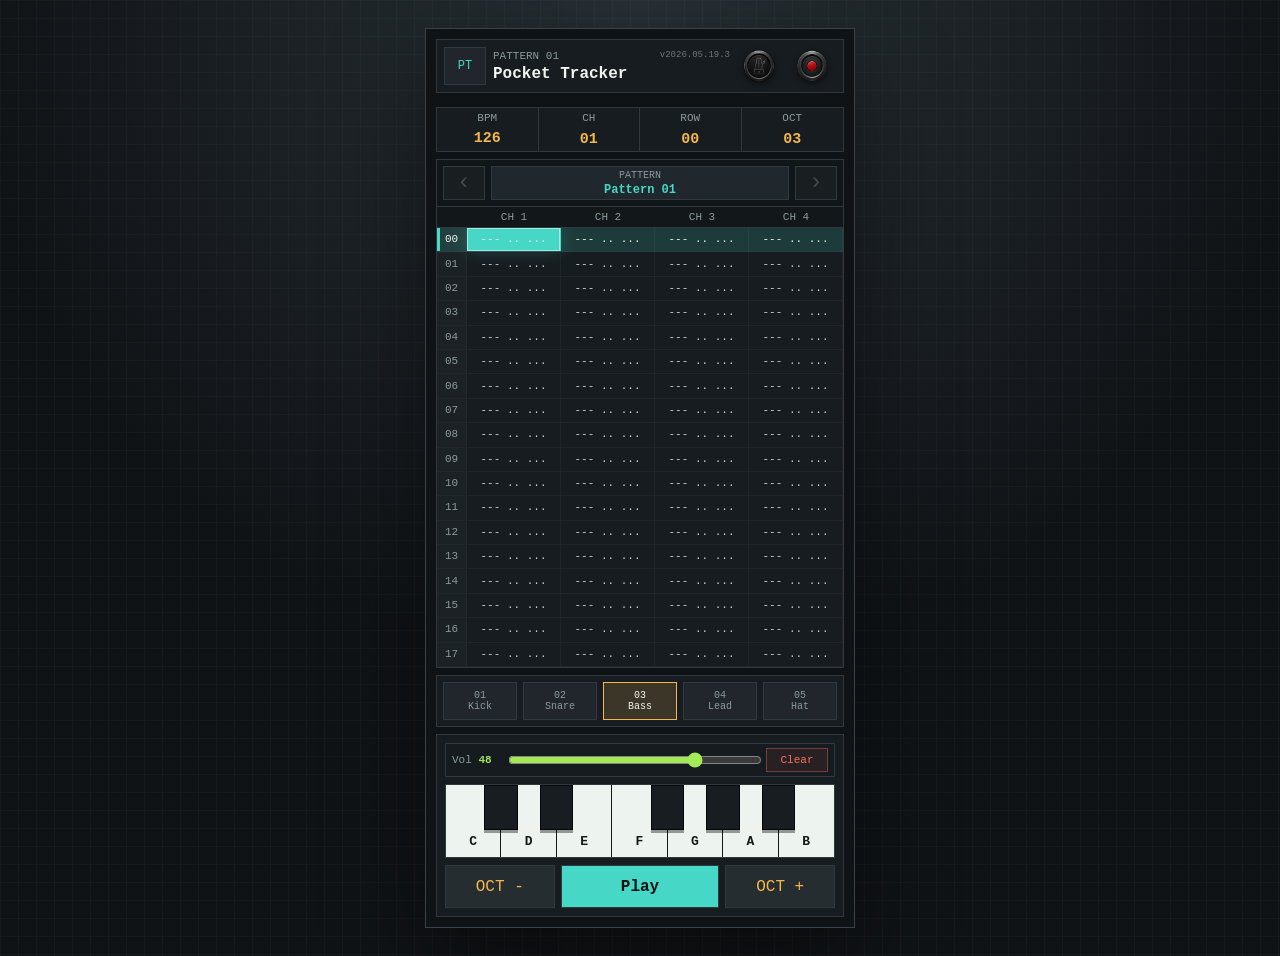
<file: PocketTrackeriOS/PocketTracker/Resources/Web/index.html>
<!doctype html>
<html lang="en">
  <head>
    <meta charset="UTF-8" />
    <meta name="viewport" content="width=device-width, initial-scale=1.0" />
    <title>Pocket Tracker</title>
    <meta
      name="description"
      content="A pocket-sized old-school tracker for making patterns with synth drums, bass, leads, and piano-style note entry."
    />
    <meta property="og:title" content="Pocket Tracker" />
    <meta
      property="og:description"
      content="A pocket-sized old-school tracker for making patterns with synth drums, bass, leads, and piano-style note entry."
    />
    <meta property="og:type" content="website" />
    <meta property="og:url" content="https://flesentine.github.io/pocketracker/" />
    <meta property="og:image" content="https://flesentine.github.io/pocketracker/og-image.png?v=20260506-11" />
    <meta property="og:image:width" content="1200" />
    <meta property="og:image:height" content="630" />
    <meta property="og:image:alt" content="Pocket Tracker mobile music tracker interface" />
    <meta name="twitter:card" content="summary_large_image" />
    <meta name="twitter:title" content="Pocket Tracker" />
    <meta
      name="twitter:description"
      content="A pocket-sized old-school tracker for making patterns with synth drums, bass, leads, and piano-style note entry."
    />
    <meta name="twitter:image" content="https://flesentine.github.io/pocketracker/og-image.png?v=20260506-11" />
    <link rel="stylesheet" href="./styles.css?v=20260519-3" />
  </head>
  <body>
    <main class="phone-shell" aria-label="Pocket tracker prototype">
      <header class="top-bar">
        <button class="icon-button" id="patternToggleButton" aria-label="Open pattern controls">PT</button>
        <div class="title-toggle" id="patternTitleToggle" role="button" tabindex="0" aria-label="Open pattern controls">
          <p class="eyebrow">Pattern 01</p>
          <h1>Pocket Tracker</h1>
        </div>
        <span class="version-stamp" aria-label="Build version">v2026.05.19.3</span>
        <button id="patternLoopToggle" class="icon-button loop-toggle top-loop-button" aria-label="Toggle pattern loop" hidden></button>
        <button class="icon-button metronome-toggle" id="metronomeButton" type="button" aria-label="Metronome off" aria-pressed="false"></button>
        <button class="icon-button record-toggle" id="recordButton" type="button" aria-label="Recording off" aria-pressed="false"></button>
      </header>

      <section class="pattern-controls" id="patternControls" aria-label="Pattern controls" hidden>
        <div class="pattern-toolbar">
          <button class="pattern-name-button" id="patternNameButton" type="button" aria-label="Rename active pattern">
            <span>Pattern</span>
            <strong id="patternReadout">01</strong>
          </button>
          <button id="patternAdd" aria-label="Add pattern">New</button>
          <button class="rows-select" id="rowsSelect" aria-label="Choose pattern rows">
            <span>Rows</span>
            <strong id="rowsReadout">64</strong>
          </button>
        </div>
        <div class="rows-menu" id="rowsMenu" aria-label="Pattern row count" hidden></div>
        <div class="file-actions" aria-label="Pocket Tracker file controls">
          <button id="saveProject" type="button">Save</button>
          <button id="loadProject" type="button">Load</button>
          <input id="projectFileInput" type="file" accept=".pt,.pockettracker,application/json" hidden />
        </div>
        <button class="export-button" id="exportMp3" type="button">Export to MP3</button>
        <div class="sequence-builder" aria-label="Pattern sequence">
          <div class="sequence-lane" id="sequenceLane" aria-label="Playback sequence"></div>
          <div class="pattern-bank" id="patternBank" aria-label="Available patterns"></div>
        </div>
      </section>

      <section class="status-strip" aria-label="Playback status">
        <button class="status-button" id="bpmTile" aria-label="Open tempo control">
          <span>BPM</span>
          <strong id="bpmReadout">126</strong>
        </button>
        <div>
          <span>CH</span>
          <strong id="channelReadout">01</strong>
        </div>
        <div>
          <span>ROW</span>
          <strong id="rowReadout">08</strong>
        </div>
        <div>
          <span>OCT</span>
          <strong id="octaveReadout">03</strong>
        </div>
      </section>

      <section class="pattern-panel" aria-label="Pattern editor">
        <div class="pattern-nav" aria-label="Pattern navigation">
          <button class="pattern-step-button" id="patternPrev" type="button" aria-label="Previous pattern">‹</button>
          <button class="pattern-current-button" id="patternCurrentButton" type="button" aria-label="Open pattern controls">
            <span>Pattern</span>
            <strong id="patternNavReadout">Pattern 01</strong>
          </button>
          <button class="pattern-step-button" id="patternNext" type="button" aria-label="Next pattern">›</button>
        </div>
        <div class="channel-head">
          <span></span>
          <button data-channel="0" aria-pressed="false">CH 1</button>
          <button data-channel="1" aria-pressed="false">CH 2</button>
          <button data-channel="2" aria-pressed="false">CH 3</button>
          <button data-channel="3" aria-pressed="false">CH 4</button>
        </div>
        <div class="pattern-grid" id="patternGrid"></div>
      </section>

      <section class="sample-deck" aria-label="Instrument rack">
        <div class="sample-rack" id="sampleRack" aria-label="Sample rack">
          <button class="sample-pad" data-code="01" data-name="01 Kick">01<br />Kick</button>
          <button class="sample-pad" data-code="02" data-name="02 Snare">02<br />Snare</button>
          <button class="sample-pad active" data-code="03" data-name="03 Bassline">03<br />Bass</button>
          <button class="sample-pad" data-code="04" data-name="04 Lead">04<br />Lead</button>
          <button class="sample-pad" data-code="05" data-name="05 Hat">05<br />Hat</button>
          <button class="sample-pad" data-code="06" data-name="06 Pluck">06<br />Pluck</button>
          <button class="sample-pad" data-code="07" data-name="07 Chord">07<br />Chord</button>
          <button class="sample-pad" data-code="08" data-name="08 Bell">08<br />Bell</button>
        </div>
      </section>

      <section class="thumb-deck" aria-label="Cell edit controls">
        <div class="tempo-panel" id="tempoPanel" hidden>
          <button class="tempo-step" id="bpmDown" aria-label="Decrease BPM">-</button>
          <label class="tempo-slider">
            <span>Tempo</span>
            <input id="bpmSlider" type="range" min="80" max="180" value="126" />
          </label>
          <button class="tempo-step" id="bpmUp" aria-label="Increase BPM">+</button>
          <button class="tempo-done" id="tempoDone">Done</button>
        </div>
        <div class="volume-control">
          <label for="volumeSlider">Vol <strong id="volumeReadout">48</strong></label>
          <input id="volumeSlider" type="range" min="0" max="64" value="48" />
          <button id="clearCell">Clear</button>
        </div>
        <div class="copy-status" id="copyStatus" hidden>
          <span id="copyStatusText"></span>
          <button id="copyCancel">Close</button>
        </div>
        <div class="piano-keyboard" id="editorNoteGrid" aria-label="Notes">
          <button class="white-key" data-note="C">C</button>
          <button class="white-key" data-note="D">D</button>
          <button class="white-key" data-note="E">E</button>
          <button class="white-key" data-note="F">F</button>
          <button class="white-key" data-note="G">G</button>
          <button class="white-key" data-note="A">A</button>
          <button class="white-key" data-note="B">B</button>
          <button class="black-key key-cs" data-note="C#" aria-label="C sharp"></button>
          <button class="black-key key-ds" data-note="D#" aria-label="D sharp"></button>
          <button class="black-key key-fs" data-note="F#" aria-label="F sharp"></button>
          <button class="black-key key-gs" data-note="G#" aria-label="G sharp"></button>
          <button class="black-key key-as" data-note="A#" aria-label="A sharp"></button>
        </div>
        <div class="transport">
          <button class="secondary" id="octaveDown">OCT -</button>
          <button class="play" id="playButton">Play</button>
          <button class="secondary" id="octaveUp">OCT +</button>
        </div>
      </section>
    </main>

    <script src="./vendor/lame.min.js"></script>
    <script src="./app.js?v=20260519-3"></script>
  </body>
</html>
</file>
<file: PocketTrackeriOS/PocketTracker/Resources/Web/styles.css>
:root {
  color-scheme: dark;
  --bg: #101316;
  --panel: #181d21;
  --panel-2: #20262b;
  --line: #303940;
  --text: #f1f5ef;
  --muted: #8d9a9b;
  --cyan: #47d7c6;
  --amber: #f4b74a;
  --lime: #a6e957;
  --red: #ff6b5d;
}

* {
  box-sizing: border-box;
}

html {
  -webkit-text-size-adjust: 100%;
  text-size-adjust: 100%;
}

body {
  margin: 0;
  min-height: 100svh;
  display: grid;
  place-items: center;
  background:
    linear-gradient(rgba(255, 255, 255, 0.025) 1px, transparent 1px),
    linear-gradient(90deg, rgba(255, 255, 255, 0.025) 1px, transparent 1px),
    radial-gradient(circle at 50% 0%, #283136, #101316 58%);
  background-size: 18px 18px, 18px 18px, auto;
  color: var(--text);
  font-family:
    ui-monospace, SFMono-Regular, Menlo, Monaco, Consolas, "Liberation Mono",
    monospace;
  touch-action: manipulation;
}

button {
  border: 0;
  font: inherit;
  color: inherit;
  touch-action: manipulation;
  -webkit-touch-callout: none;
  -webkit-user-select: none;
  user-select: none;
}

[hidden] {
  display: none !important;
}

.text-dialog {
  position: fixed;
  inset: 0;
  z-index: 20;
  display: grid;
  place-items: center;
  padding: 24px;
  background: rgba(0, 0, 0, 0.62);
}

.text-dialog-panel {
  width: min(100%, 360px);
  display: grid;
  gap: 12px;
  padding: 14px;
  border: 1px solid var(--line);
  background: #181d21;
  box-shadow: 0 18px 44px rgba(0, 0, 0, 0.45);
}

.text-dialog-panel label {
  display: grid;
  gap: 8px;
  color: var(--muted);
  font-size: 12px;
  text-transform: uppercase;
}

.text-dialog-panel input {
  min-width: 0;
  min-height: 44px;
  padding: 9px 10px;
  border: 1px solid var(--line);
  border-radius: 0;
  background: #101316;
  color: var(--text);
  font: inherit;
}

.text-dialog-actions {
  display: grid;
  grid-template-columns: 1fr 1fr;
  gap: 8px;
}

.text-dialog-actions button {
  min-height: 42px;
  border: 1px solid rgba(71, 215, 198, 0.42);
  background: rgba(71, 215, 198, 0.16);
  color: var(--cyan);
}

.text-dialog-actions .secondary {
  border-color: var(--line);
  background: var(--panel-2);
  color: var(--muted);
}

.phone-shell {
  position: relative;
  width: min(100vw, 430px);
  height: 100svh;
  max-height: 932px;
  display: grid;
  grid-template-areas:
    "top"
    "controls"
    "status"
    "pattern"
    "samples"
    "thumb";
  grid-template-rows: auto auto auto minmax(0, 1fr) auto auto;
  gap: 7px;
  overflow: hidden;
  padding:
    max(10px, env(safe-area-inset-top))
    max(10px, env(safe-area-inset-right))
    max(10px, env(safe-area-inset-bottom))
    max(10px, env(safe-area-inset-left));
  background: var(--bg);
  touch-action: manipulation;
}

.top-bar,
.pattern-controls,
.status-strip,
.sample-deck,
.thumb-deck,
.pattern-panel {
  border: 1px solid var(--line);
  background: rgba(24, 29, 33, 0.94);
}

.top-bar {
  grid-area: top;
  display: grid;
  grid-template-columns: 42px minmax(0, 1fr) auto 44px 44px 48px;
  align-items: center;
  gap: 7px;
  padding: 7px;
}

.top-bar:has(.top-loop-button[hidden]) {
  grid-template-columns: 42px minmax(0, 1fr) auto 44px 48px;
}

.title-toggle {
  min-width: 0;
  cursor: pointer;
}

.icon-button {
  width: 100%;
  height: 38px;
  border: 1px solid var(--line);
  background: var(--panel-2);
  color: var(--cyan);
  font-size: 12px;
}

.record-toggle {
  position: relative;
  overflow: visible;
  border: 0;
  background:
    url("./assets/record-button-off.png") center / contain no-repeat;
  color: transparent;
  filter: drop-shadow(0 2px 3px rgba(0, 0, 0, 0.46));
}

.record-toggle.recording {
  background-image: url("./assets/record-button-on.png");
}

.metronome-toggle {
  position: relative;
  overflow: visible;
  border: 0;
  background:
    url("./assets/metronome-off.png") center / contain no-repeat;
  color: transparent;
  filter: drop-shadow(0 2px 3px rgba(0, 0, 0, 0.46));
}

.metronome-toggle.enabled {
  background-image: url("./assets/metronome-on.png");
}

.record-toggle:focus-visible {
  outline: 2px solid var(--cyan);
  outline-offset: 2px;
}

.metronome-toggle:focus-visible {
  outline: 2px solid var(--cyan);
  outline-offset: 2px;
}

.eyebrow {
  margin: 0 0 3px;
  color: var(--muted);
  font-size: 11px;
  text-transform: uppercase;
}

h1,
h2 {
  margin: 0;
  letter-spacing: 0;
}

h1 {
  font-size: 16px;
}

h2 {
  font-size: 14px;
}

.version-stamp {
  align-self: start;
  padding-top: 3px;
  color: rgba(141, 154, 155, 0.72);
  font-size: 9px;
  white-space: nowrap;
  pointer-events: none;
}

.pattern-controls {
  grid-area: controls;
  display: grid;
  gap: 7px;
  padding: 6px;
  -webkit-touch-callout: none;
  -webkit-user-select: none;
  user-select: none;
}

.pattern-controls * {
  -webkit-user-drag: none;
  -webkit-user-select: none;
  user-select: none;
}

.pattern-toolbar {
  display: grid;
  grid-template-columns: minmax(62px, 0.72fr) minmax(96px, 1fr) minmax(62px, 0.72fr);
  gap: 5px;
}

.pattern-name-button {
  display: grid;
  align-content: center;
  gap: 2px;
  text-align: left;
}

.pattern-name-button strong {
  min-width: 0;
  overflow: hidden;
  text-overflow: ellipsis;
  white-space: nowrap;
}

.pattern-controls button,
.sequence-slot,
.bank-pattern {
  min-width: 0;
  border: 1px solid var(--line);
  background: #20282d;
  color: var(--amber);
}

.pattern-controls button {
  min-height: 34px;
  font-size: 11px;
}

.file-actions {
  display: grid;
  grid-template-columns: repeat(2, minmax(0, 1fr));
  gap: 5px;
}

.file-actions button {
  min-height: 30px;
  border-color: rgba(166, 233, 87, 0.36);
  background: rgba(166, 233, 87, 0.08);
  color: var(--lime);
  text-transform: uppercase;
}

.pattern-controls .export-button {
  min-height: 26px;
  padding: 4px 8px;
  border-color: rgba(71, 215, 198, 0.42);
  background: rgba(71, 215, 198, 0.08);
  color: var(--cyan);
  text-transform: uppercase;
}

.pattern-controls .export-button:disabled {
  color: var(--muted);
  border-color: rgba(48, 57, 64, 0.95);
  background: rgba(32, 38, 43, 0.72);
}

.pattern-toolbar div,
.rows-select {
  min-width: 0;
  display: grid;
  place-items: center;
  border: 1px solid rgba(71, 215, 198, 0.36);
  background: rgba(71, 215, 198, 0.08);
}

.pattern-toolbar span {
  color: var(--muted);
  font-size: 9px;
  text-transform: uppercase;
}

.pattern-toolbar strong {
  color: var(--cyan);
  font-size: 13px;
}

.rows-menu {
  display: grid;
  grid-template-columns: minmax(0, 1fr);
  gap: 5px;
}

.rows-option {
  min-height: 28px;
}

.rows-option.active {
  border-color: var(--cyan);
  color: var(--cyan);
  background: rgba(71, 215, 198, 0.11);
}

.sequence-builder {
  display: grid;
  grid-template-columns: minmax(0, 1fr) 116px;
  gap: 7px;
  min-height: 168px;
}

.sequence-lane,
.pattern-bank {
  min-width: 0;
  display: grid;
  gap: 6px;
  align-content: start;
  border: 1px solid rgba(48, 57, 64, 0.85);
}

.sequence-lane {
  position: relative;
  grid-template-columns: 1fr;
  max-height: 178px;
  overflow-y: hidden;
  padding: 6px 6px 6px 38px;
  overscroll-behavior-y: contain;
  touch-action: none;
  scrollbar-width: none;
  background:
    linear-gradient(rgba(71, 215, 198, 0.58), rgba(71, 215, 198, 0.58)) 7px var(--sequence-scroll-top, 6px) / 4px var(--sequence-scroll-size, 64px) no-repeat,
    rgba(16, 19, 22, 0.65);
}

.sequence-lane::after {
  content: "";
}

.sequence-lane.show-drop-hint::after {
  content: "DRAG PATTERNS HERE";
  position: absolute;
  inset: 0;
  display: grid;
  place-items: center;
  padding-left: 22px;
  color: rgba(141, 154, 155, 0.22);
  font-size: 12px;
  font-weight: 800;
  letter-spacing: 0;
  text-align: center;
  pointer-events: none;
}

.sequence-lane::-webkit-scrollbar {
  display: none;
}

.pattern-bank {
  grid-template-columns: 1fr;
  max-height: 178px;
  overflow-y: hidden;
  padding: 6px 10px 6px 6px;
  overscroll-behavior-y: contain;
  touch-action: none;
  scrollbar-width: none;
  background:
    linear-gradient(rgba(141, 154, 155, 0.58), rgba(141, 154, 155, 0.58)) calc(100% - 4px) var(--bank-scroll-top, 6px) / 4px var(--bank-scroll-size, 64px) no-repeat,
    rgba(16, 19, 22, 0.65);
}

.pattern-bank::-webkit-scrollbar {
  display: none;
}

.pattern-bank.remove-target {
  border-color: rgba(255, 107, 93, 0.55);
  background: rgba(255, 107, 93, 0.08);
}

.pattern-bank.cancel-target {
  border-color: rgba(141, 154, 155, 0.58);
  background: rgba(141, 154, 155, 0.08);
}

.sequence-slot,
.sequence-end-drop {
  position: relative;
}

.sequence-slot {
  min-height: 32px;
  display: grid;
  grid-template-columns: minmax(0, 1fr);
  align-items: center;
  padding: 5px 7px;
  border-style: dashed;
  color: var(--muted);
  font-size: 10px;
  touch-action: pan-y;
  overflow: visible;
}

.sequence-slot span {
  position: absolute;
  left: -32px;
  width: 20px;
  color: var(--cyan);
  font-size: 11px;
  font-weight: 800;
  text-align: right;
  pointer-events: none;
}

.sequence-slot strong,
.bank-pattern strong {
  color: var(--text);
  font-size: 12px;
}

.sequence-slot strong {
  text-align: left;
  overflow: hidden;
  text-overflow: ellipsis;
  white-space: nowrap;
}

.sequence-slot.filled {
  border-style: solid;
  border-color: rgba(71, 215, 198, 0.48);
  background: rgba(71, 215, 198, 0.08);
  touch-action: none;
}

.sequence-slot.active {
  border-color: var(--amber);
  box-shadow: inset 3px 0 0 var(--amber);
}

.sequence-slot.drop-target {
  border-color: var(--cyan);
  background: rgba(71, 215, 198, 0.18);
}

.sequence-slot.insert-target {
  margin-top: 14px;
}

.sequence-slot.insert-target::before,
.sequence-end-drop.insert-target::before {
  content: "";
  position: absolute;
  left: -32px;
  right: 0;
  top: -10px;
  height: 3px;
  background: var(--cyan);
  box-shadow: 0 0 12px rgba(71, 215, 198, 0.45);
}

.sequence-end-drop {
  min-height: 10px;
}

.sequence-end-drop.insert-target {
  min-height: 24px;
  margin-top: 12px;
}

.bank-pattern {
  min-height: 38px;
  display: grid;
  grid-template-columns: 1fr;
  align-items: center;
  gap: 6px;
  padding: 5px 12px 5px 8px;
  color: var(--muted);
  font-size: 11px;
  touch-action: none;
}

.bank-pattern strong {
  text-align: left;
  white-space: nowrap;
  overflow: hidden;
  text-overflow: ellipsis;
  font-size: 11px;
}

.bank-pattern span {
  display: none;
}

.bank-pattern.active {
  border-color: var(--amber);
  background: rgba(244, 183, 74, 0.16);
}

.bank-pattern.queued {
  border-color: var(--cyan);
  color: var(--cyan);
}

.bank-pattern.copy-source {
  border-color: var(--cyan);
  color: var(--cyan);
  animation: pattern-copy-shake 0.14s linear infinite;
}

.bank-pattern.copy-ready {
  border-color: var(--lime);
  color: var(--lime);
  background: rgba(166, 233, 87, 0.12);
  box-shadow: 0 0 14px rgba(166, 233, 87, 0.18);
}

.bank-pattern.delete-ready {
  border-color: var(--red);
  color: var(--red);
  background: rgba(255, 107, 91, 0.12);
  box-shadow: 0 0 14px rgba(255, 107, 91, 0.18);
}

.loop-toggle.looping {
  border-color: var(--lime);
  color: var(--lime);
  background-image: url("./assets/loop-pattern-icon.png");
}

.loop-toggle {
  border: 0;
  overflow: visible;
  background:
    url("./assets/loop-song-icon.png") center / contain no-repeat;
  color: transparent;
  filter: drop-shadow(0 2px 3px rgba(0, 0, 0, 0.46));
}

.top-loop-button {
  color: transparent;
}

.sequencing-drag .sequence-slot,
.sequencing-drag .bank-pattern {
  cursor: grabbing;
}

.sequence-ghost {
  position: fixed;
  z-index: 20;
  width: 154px;
  min-height: 36px;
  display: grid;
  place-items: center;
  padding: 7px 10px;
  border: 1px solid var(--amber);
  background: rgba(32, 38, 43, 0.96);
  color: var(--text);
  font-size: 12px;
  font-weight: 700;
  pointer-events: none;
  transform: translate(-50%, -50%);
  box-shadow: 0 12px 26px rgba(0, 0, 0, 0.38);
}

.pattern-copy-ghost {
  position: fixed;
  z-index: 21;
  width: 154px;
  min-height: 48px;
  display: grid;
  align-content: center;
  gap: 2px;
  padding: 8px 12px;
  border: 1px solid var(--cyan);
  background: rgba(32, 38, 43, 0.96);
  color: var(--cyan);
  pointer-events: none;
  text-align: left;
  transform: translate(0, 0) rotate(-2deg);
  box-shadow:
    0 12px 26px rgba(0, 0, 0, 0.38),
    0 0 16px rgba(71, 215, 198, 0.2);
}

.pattern-copy-ghost::before {
  content: "";
  position: absolute;
  inset: 7px -7px -7px 7px;
  z-index: -1;
  border: 1px solid rgba(71, 215, 198, 0.46);
  background: rgba(18, 22, 25, 0.86);
  box-shadow: 0 10px 22px rgba(0, 0, 0, 0.28);
}

.pattern-copy-ghost span {
  color: var(--cyan);
  font-size: 10px;
  font-weight: 800;
  letter-spacing: 0;
}

.pattern-copy-ghost strong {
  color: inherit;
  font-size: 13px;
  font-weight: 800;
  letter-spacing: 0;
}

.pattern-copy-ghost.copy-ready {
  border-color: var(--lime);
  color: var(--lime);
  transform: translate(0, 0) rotate(2deg) scale(1.04);
  box-shadow:
    0 12px 26px rgba(0, 0, 0, 0.38),
    0 0 20px rgba(166, 233, 87, 0.28);
}

.pattern-copy-ghost.copy-ready span {
  color: var(--lime);
}

.pattern-copy-ghost.copy-ready::before {
  border-color: rgba(166, 233, 87, 0.48);
  box-shadow:
    0 10px 22px rgba(0, 0, 0, 0.28),
    0 0 18px rgba(166, 233, 87, 0.2);
}

.pattern-copy-ghost.delete-ready {
  border-color: var(--red);
  color: var(--red);
  transform: translate(0, 0) rotate(-4deg) scale(1.04);
  box-shadow:
    0 12px 26px rgba(0, 0, 0, 0.38),
    0 0 20px rgba(255, 107, 91, 0.28);
}

.pattern-copy-ghost.delete-ready span {
  color: var(--red);
}

.pattern-copy-ghost.delete-ready::before {
  border-color: rgba(255, 107, 91, 0.48);
  box-shadow:
    0 10px 22px rgba(0, 0, 0, 0.28),
    0 0 18px rgba(255, 107, 91, 0.2);
}

.status-strip {
  grid-area: status;
  display: grid;
  grid-template-columns: repeat(4, 1fr);
}

.status-strip div,
.status-button {
  min-height: 43px;
  display: grid;
  place-items: center;
  border-right: 1px solid var(--line);
  background: transparent;
}

.status-strip div:last-child,
.status-button:last-child {
  border-right: 0;
}

.status-strip span,
.status-button span {
  color: var(--muted);
  font-size: 11px;
}

.status-strip strong,
.status-button strong {
  color: var(--amber);
  font-size: 15px;
}

.status-button {
  width: 100%;
}

.tempo-open #bpmTile {
  background: rgba(244, 183, 74, 0.13);
}

.pattern-panel {
  grid-area: pattern;
  display: grid;
  grid-template-rows: auto auto minmax(0, 1fr);
  min-height: 0;
  overflow: hidden;
}

.pattern-nav {
  display: grid;
  grid-template-columns: 42px minmax(0, 1fr) 42px;
  gap: 6px;
  padding: 6px;
  border-bottom: 1px solid var(--line);
  background: #111619;
}

.pattern-step-button,
.pattern-current-button {
  min-width: 0;
  border: 1px solid var(--line);
  background: #20282d;
  color: var(--amber);
}

.pattern-step-button {
  min-height: 34px;
  font-size: 24px;
  line-height: 1;
}

.pattern-step-button:disabled {
  color: rgba(141, 154, 155, 0.35);
  background: rgba(255, 255, 255, 0.035);
}

.pattern-current-button {
  display: grid;
  align-content: center;
  gap: 2px;
  min-height: 34px;
  text-align: center;
}

.pattern-current-button span {
  color: var(--muted);
  font-size: 10px;
  text-transform: uppercase;
}

.pattern-current-button strong {
  min-width: 0;
  overflow: hidden;
  color: var(--cyan);
  font-size: 12px;
  text-overflow: ellipsis;
  white-space: nowrap;
}

.channel-head,
.pattern-row {
  display: grid;
  grid-template-columns: 30px repeat(4, minmax(0, 1fr));
}

.channel-head {
  position: sticky;
  top: 0;
  z-index: 2;
  background: #12171a;
  border-bottom: 1px solid var(--line);
  color: var(--muted);
  font-size: 11px;
}

.channel-head span,
.channel-head button,
.pattern-row span {
  min-width: 0;
  padding: 4px 2px;
  overflow: hidden;
  display: grid;
  align-items: center;
  text-align: center;
  white-space: nowrap;
}

.channel-head button {
  position: relative;
  border: 0;
  background: transparent;
  color: inherit;
}

.channel-head button.muted {
  color: rgba(255, 107, 93, 0.75);
}

.channel-head button.muted::before {
  content: "";
  position: absolute;
  left: 50%;
  top: 50%;
  width: 18px;
  height: 18px;
  border: 1.5px solid rgba(255, 107, 93, 0.9);
  border-radius: 50%;
  transform: translate(-50%, -50%);
  pointer-events: none;
}

.channel-head button.muted::after {
  content: "";
  position: absolute;
  left: 50%;
  top: 50%;
  width: 25px;
  height: 1.5px;
  background: rgba(255, 107, 93, 0.95);
  transform: translate(-50%, -50%) rotate(-38deg);
  pointer-events: none;
}

.pattern-cell.muted {
  color: rgba(141, 154, 155, 0.45);
}

.pattern-cell.range-selected {
  position: relative;
  z-index: 1;
  color: var(--text);
  background:
    repeating-linear-gradient(
      135deg,
      rgba(244, 183, 74, 0.32) 0 4px,
      rgba(71, 215, 198, 0.18) 4px 8px
    );
  box-shadow:
    inset 0 0 0 1px var(--amber),
    inset 0 0 0 3px rgba(16, 19, 22, 0.62);
  animation: selection-march 0.8s linear infinite;
}

@keyframes selection-march {
  from {
    background-position: 0 0;
  }

  to {
    background-position: 12px 0;
  }
}

.pattern-grid {
  min-height: 0;
  height: 100%;
  align-self: stretch;
  display: grid;
  grid-template-rows: repeat(18, minmax(22px, 1fr));
  grid-auto-rows: minmax(22px, 1fr);
  overflow: hidden;
  touch-action: none;
}

.pattern-row {
  border-bottom: 1px solid rgba(255, 255, 255, 0.045);
  color: #c9d3cf;
  font-size: 11px;
  line-height: 1.18;
  min-height: 22px;
}

.pattern-row span {
  border-right: 1px solid rgba(255, 255, 255, 0.04);
}

.pattern-row .row-num {
  color: var(--muted);
  background: rgba(255, 255, 255, 0.025);
}

.pattern-row.active {
  background: rgba(71, 215, 198, 0.16);
  box-shadow: inset 3px 0 0 var(--cyan);
}

.pattern-row.active span {
  color: var(--text);
}

.pattern-cell {
  cursor: pointer;
  touch-action: none;
  -webkit-touch-callout: none;
  -webkit-user-select: none;
  user-select: none;
}

.pattern-cell.selected {
  position: relative;
  color: #061211;
  background: var(--cyan);
  box-shadow:
    inset 0 0 0 1px rgba(255, 255, 255, 0.5),
    0 0 18px rgba(71, 215, 198, 0.22);
}

.pattern-cell.range-selected.selected {
  color: var(--text);
  background:
    repeating-linear-gradient(
      135deg,
      rgba(244, 183, 74, 0.32) 0 4px,
      rgba(71, 215, 198, 0.18) 4px 8px
    );
  box-shadow:
    inset 0 0 0 1px var(--amber),
    inset 0 0 0 3px rgba(16, 19, 22, 0.62),
    0 0 18px rgba(244, 183, 74, 0.2);
  animation: selection-march 0.8s linear infinite;
}

.cell-dragging .pattern-cell {
  cursor: grabbing;
}

.pattern-cell.drag-source {
  color: rgba(241, 245, 239, 0.46);
  background: rgba(71, 215, 198, 0.08);
  box-shadow: inset 0 0 0 1px rgba(71, 215, 198, 0.45);
}

.pattern-cell.drag-target {
  color: #061211;
  background: var(--amber);
  box-shadow:
    inset 0 0 0 1px rgba(255, 255, 255, 0.55),
    0 0 18px rgba(244, 183, 74, 0.24);
}

.sample-deck {
  grid-area: samples;
  height: 52px;
  min-height: 52px;
  max-height: 52px;
  padding: 6px;
  overflow: hidden;
}

.sample-rack {
  display: flex;
  gap: 6px;
  width: 100%;
  height: 38px;
  align-items: stretch;
  overflow-x: auto;
  overscroll-behavior-x: contain;
  scroll-snap-type: x proximity;
  touch-action: pan-x;
  -webkit-overflow-scrolling: touch;
  scrollbar-width: none;
}

.sample-rack::-webkit-scrollbar {
  display: none;
}

.sample-pad {
  flex: 0 0 74px;
  min-width: 0;
  height: 38px;
  min-height: 0;
  border: 1px solid var(--line);
  appearance: none;
  background: var(--panel-2);
  color: var(--muted);
  font-size: 10px;
  line-height: 1.15;
  overflow: hidden;
  scroll-snap-align: start;
  touch-action: pan-x;
}

.sample-pad.active {
  border-color: var(--amber);
  color: var(--text);
  background: rgba(244, 183, 74, 0.16);
}

.thumb-deck {
  grid-area: thumb;
  position: sticky;
  bottom: 0;
  display: grid;
  gap: 7px;
  padding: 8px;
  padding-bottom: calc(8px + env(safe-area-inset-bottom));
}

.tempo-panel {
  display: grid;
  grid-template-columns: 42px minmax(0, 1fr) 42px 62px;
  gap: 6px;
  align-items: stretch;
}

.tempo-step,
.tempo-done {
  min-height: 40px;
  border: 1px solid var(--line);
  background: #20282d;
  color: var(--amber);
}

.tempo-done {
  color: var(--cyan);
}

.tempo-slider {
  min-width: 0;
  display: grid;
  gap: 2px;
  padding: 4px 8px;
  border: 1px solid rgba(244, 183, 74, 0.45);
  background: rgba(244, 183, 74, 0.09);
}

.tempo-slider span {
  color: var(--muted);
  font-size: 10px;
}

.tempo-slider input {
  width: 100%;
  accent-color: var(--amber);
}

.transport button {
  min-height: 43px;
  border: 1px solid var(--line);
  background: #252d31;
}

.volume-control {
  display: grid;
  grid-template-columns: 48px minmax(0, 1fr) 62px;
  gap: 6px;
  align-items: center;
  min-height: 30px;
  padding: 4px 6px;
  border: 1px solid var(--line);
  background: #151b1f;
}

.volume-control label {
  color: var(--muted);
  font-size: 11px;
}

.volume-control strong {
  color: var(--lime);
}

.volume-control input {
  width: 100%;
  accent-color: var(--lime);
}

.volume-control button {
  min-height: 24px;
  border: 1px solid rgba(255, 107, 93, 0.38);
  background: rgba(255, 107, 93, 0.08);
  color: var(--red);
  font-size: 11px;
}

.copy-status {
  display: grid;
  grid-template-columns: minmax(0, 1fr) 64px;
  align-items: center;
  gap: 6px;
  min-height: 30px;
  padding: 4px 5px 4px 9px;
  border: 1px solid rgba(244, 183, 74, 0.5);
  background: rgba(244, 183, 74, 0.11);
  color: var(--amber);
  font-size: 10px;
}

.copy-status[hidden] {
  display: none;
}

.copy-status.reserved[hidden] {
  display: grid !important;
  visibility: hidden;
  pointer-events: none;
}

.copy-status span {
  min-width: 0;
  overflow: hidden;
  text-overflow: ellipsis;
  white-space: nowrap;
}

.copy-status button {
  min-height: 22px;
  border: 1px solid rgba(255, 107, 93, 0.46);
  background: rgba(255, 107, 93, 0.1);
  color: var(--red);
  font-size: 10px;
}

.piano-keyboard {
  position: relative;
  display: grid;
  grid-template-columns: repeat(7, 1fr);
  height: 74px;
  border: 1px solid var(--line);
  background: #0f1417;
  touch-action: manipulation;
  -webkit-touch-callout: none;
  -webkit-user-select: none;
  user-select: none;
}

.white-key,
.black-key {
  border: 0;
  font-weight: 800;
}

.white-key {
  display: grid;
  align-items: end;
  justify-items: center;
  padding: 0 0 8px;
  border-right: 1px solid #12181b;
  background: #edf3ee;
  color: #14191a;
  font-size: 13px;
}

.white-key:nth-child(7) {
  border-right: 0;
}

.black-key {
  position: absolute;
  top: 0;
  z-index: 2;
  width: 8.6%;
  height: 45px;
  border: 1px solid #050607;
  background: #171d20;
  box-shadow: 0 3px 0 rgba(0, 0, 0, 0.38);
}

.white-key.active {
  background: var(--cyan);
  color: #061211;
}

.black-key.active {
  border-color: var(--cyan);
  background: #2bd1bf;
}

.key-cs {
  left: 9.9%;
}

.key-ds {
  left: 24.2%;
}

.key-fs {
  left: 52.8%;
}

.key-gs {
  left: 67.1%;
}

.key-as {
  left: 81.4%;
}

.white-key:active,
.black-key:active,
.tempo-step:active,
.tempo-done:active,
.volume-control button:active,
.copy-status button:active,
.sample-pad:active,
.metronome-toggle:active,
.record-toggle:active,
.transport button:active {
  transform: translateY(1px);
}

.transport {
  display: grid;
  grid-template-columns: 1fr 1.45fr 1fr;
  gap: 6px;
}

.transport .play {
  background: var(--cyan);
  color: #061211;
  font-weight: 800;
}

.transport .secondary {
  color: var(--amber);
}

.playing .top-bar {
  border-color: rgba(71, 215, 198, 0.75);
}

.playing .play {
  background: var(--red);
  color: #240604;
}

@keyframes pattern-copy-shake {
  0%,
  100% {
    transform: translateX(0);
  }

  25% {
    transform: translateX(-1px);
  }

  75% {
    transform: translateX(1px);
  }
}

@media (min-width: 620px) {
  body {
    padding: 28px;
  }

  .phone-shell {
    min-height: 860px;
    border: 1px solid #394248;
    box-shadow: 0 30px 90px rgba(0, 0, 0, 0.45);
  }
}
</file>
